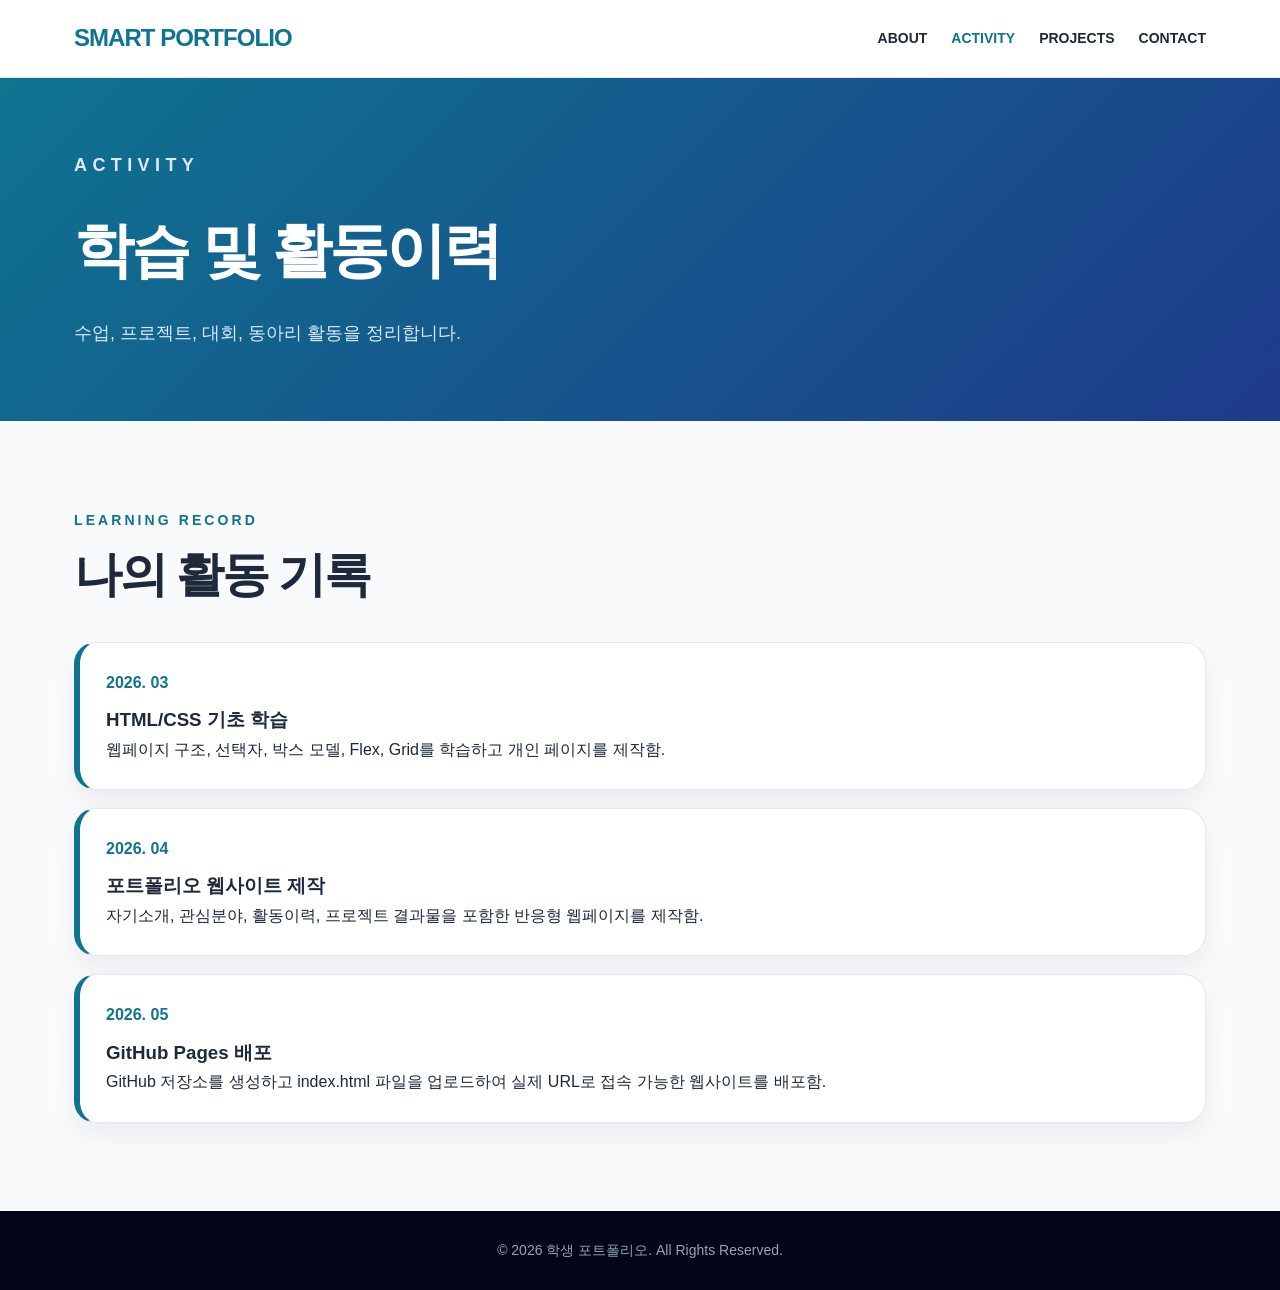
<file: activity.html>
<!DOCTYPE html>
<html lang="ko">
<head>
  <meta charset="UTF-8" />
  <meta name="viewport" content="width=device-width, initial-scale=1.0" />
  <title>활동이력 | 학생 포트폴리오</title>
  <link rel="stylesheet" href="css/style.css" />
</head>
<body>
  <header>
  <nav class="nav">
    <a href="index.html" class="logo">SMART PORTFOLIO</a>
    <ul class="menu">
      <li><a href="about.html" class="">ABOUT</a></li>
      <li><a href="activity.html" class="active">ACTIVITY</a></li>
      <li><a href="projects.html" class="">PROJECTS</a></li>
      <li><a href="contact.html" class="">CONTACT</a></li>
    </ul>
  </nav>
</header>
  <div class="page-title">
    <div class="page-title-inner">
      <p class="eyebrow">Activity</p>
      <h1>학습 및 활동이력</h1>
      <p>수업, 프로젝트, 대회, 동아리 활동을 정리합니다.</p>
    </div>
  </div>

  <main>
    <section>
      <p class="section-kicker">Learning Record</p>
      <h2 class="section-title">나의 활동 기록</h2>
      <div class="timeline">
        <div class="timeline-item">
          <span>2026. 03</span>
          <h3>HTML/CSS 기초 학습</h3>
          <p>웹페이지 구조, 선택자, 박스 모델, Flex, Grid를 학습하고 개인 페이지를 제작함.</p>
        </div>
        <div class="timeline-item">
          <span>2026. 04</span>
          <h3>포트폴리오 웹사이트 제작</h3>
          <p>자기소개, 관심분야, 활동이력, 프로젝트 결과물을 포함한 반응형 웹페이지를 제작함.</p>
        </div>
        <div class="timeline-item">
          <span>2026. 05</span>
          <h3>GitHub Pages 배포</h3>
          <p>GitHub 저장소를 생성하고 index.html 파일을 업로드하여 실제 URL로 접속 가능한 웹사이트를 배포함.</p>
        </div>
      </div>
    </section>
  </main>
  <footer>
  © 2026 학생 포트폴리오. All Rights Reserved.
</footer>
</body>
</html>
</file>
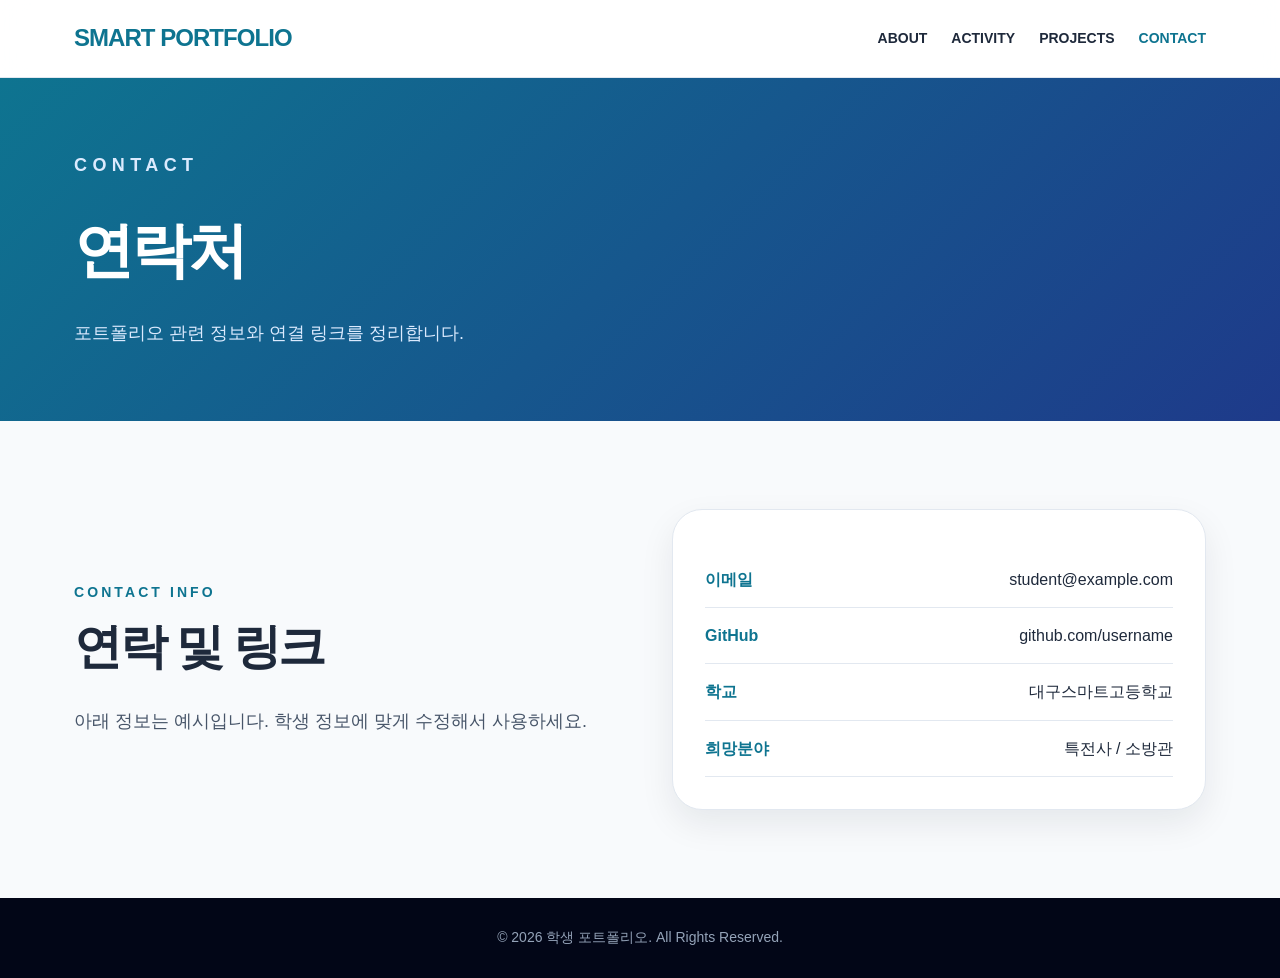
<file: contact.html>
<!DOCTYPE html>
<html lang="ko">
<head>
  <meta charset="UTF-8" />
  <meta name="viewport" content="width=device-width, initial-scale=1.0" />
  <title>연락처 | 학생 포트폴리오</title>
  <link rel="stylesheet" href="css/style.css" />
</head>
<body>
  <header>
  <nav class="nav">
    <a href="index.html" class="logo">SMART PORTFOLIO</a>
    <ul class="menu">
      <li><a href="about.html" class="">ABOUT</a></li>
      <li><a href="activity.html" class="">ACTIVITY</a></li>
      <li><a href="projects.html" class="">PROJECTS</a></li>
      <li><a href="contact.html" class="active">CONTACT</a></li>
    </ul>
  </nav>
</header>
  <div class="page-title">
    <div class="page-title-inner">
      <p class="eyebrow">Contact</p>
      <h1>연락처</h1>
      <p>포트폴리오 관련 정보와 연결 링크를 정리합니다.</p>
    </div>
  </div>

  <main>
    <section class="two-grid">
      <div>
        <p class="section-kicker">Contact Info</p>
        <h2 class="section-title">연락 및 링크</h2>
        <p class="lead">아래 정보는 예시입니다. 학생 정보에 맞게 수정해서 사용하세요.</p>
      </div>
      <div class="card">
        <div class="info-list">
          <div class="info-item"><strong>이메일</strong><span>student@example.com</span></div>
          <div class="info-item"><strong>GitHub</strong><span>github.com/username</span></div>
          <div class="info-item"><strong>학교</strong><span>대구스마트고등학교</span></div>
          <div class="info-item"><strong>희망분야</strong><span>특전사 / 소방관</span></div>
        </div>
      </div>
    </section>
  </main>
  <footer>
  © 2026 학생 포트폴리오. All Rights Reserved.
</footer>
</body>
</html>
</file>
<file: css/style.css>
* {
  box-sizing: border-box;
  margin: 0;
  padding: 0;
}

html {
  scroll-behavior: smooth;
}

body {
  font-family: "Noto Sans KR", "Pretendard", Arial, sans-serif;
  background: #f8fafc;
  color: #1e293b;
  line-height: 1.7;
}

a {
  color: inherit;
  text-decoration: none;
}

img {
  display: block;
  width: 100%;
}

header {
  position: sticky;
  top: 0;
  z-index: 50;
  background: rgba(255, 255, 255, 0.88);
  backdrop-filter: blur(14px);
  border-bottom: 1px solid #e2e8f0;
}

.nav {
  max-width: 1180px;
  margin: 0 auto;
  padding: 18px 24px;
  display: flex;
  justify-content: space-between;
  align-items: center;
  gap: 24px;
}

.logo {
  font-size: 24px;
  font-weight: 900;
  color: #0e7490;
  letter-spacing: -0.04em;
}

.menu {
  display: flex;
  gap: 24px;
  list-style: none;
  font-size: 14px;
  font-weight: 800;
}

.menu a:hover,
.menu a.active {
  color: #0e7490;
}

.hero {
  position: relative;
  overflow: hidden;
  background: linear-gradient(135deg, #0e7490, #1e3a8a);
  color: white;
}

.hero::before {
  content: "";
  position: absolute;
  width: 420px;
  height: 420px;
  border-radius: 999px;
  background: rgba(34, 211, 238, 0.28);
  filter: blur(70px);
  right: 10%;
  top: 15%;
}

.hero-inner {
  position: relative;
  max-width: 1180px;
  margin: 0 auto;
  padding: 110px 24px;
  display: grid;
  grid-template-columns: 1.05fr 0.95fr;
  gap: 72px;
  align-items: center;
}

.eyebrow {
  color: #a5f3fc;
  text-transform: uppercase;
  letter-spacing: 0.3em;
  font-size: 14px;
  font-weight: 800;
  margin-bottom: 20px;
}

.hero h1 {
  font-size: clamp(44px, 7vw, 76px);
  line-height: 1.05;
  font-weight: 950;
  letter-spacing: -0.06em;
  margin-bottom: 28px;
}

.hero-desc {
  max-width: 560px;
  color: #e2e8f0;
  font-size: 19px;
  margin-bottom: 40px;
}

.button-group {
  display: flex;
  flex-wrap: wrap;
  gap: 14px;
}

.btn {
  display: inline-flex;
  align-items: center;
  justify-content: center;
  padding: 15px 25px;
  border-radius: 18px;
  font-weight: 900;
  transition: 0.25s ease;
  border: 1px solid transparent;
}

.btn-primary {
  background: white;
  color: #155e75;
  box-shadow: 0 16px 32px rgba(15, 23, 42, 0.24);
}

.btn-dark {
  background: #0f172a;
  color: white;
}

.btn-secondary {
  border-color: rgba(255, 255, 255, 0.36);
  color: white;
}

.btn-outline {
  border-color: #cbd5e1;
  color: #334155;
  background: white;
}

.btn:hover {
  transform: translateY(-3px);
}

.hero-card {
  position: relative;
  max-width: 430px;
  margin: 0 auto;
  padding: 24px;
  border-radius: 42px;
  background: rgba(255, 255, 255, 0.12);
  border: 1px solid rgba(255, 255, 255, 0.24);
  backdrop-filter: blur(20px);
  box-shadow: 0 30px 80px rgba(15, 23, 42, 0.28);
}

.hero-card img {
  height: 500px;
  object-fit: cover;
  border-radius: 30px;
}

.page-title {
  background: linear-gradient(135deg, #0e7490, #1e3a8a);
  color: white;
}

.page-title-inner {
  max-width: 1180px;
  margin: 0 auto;
  padding: 72px 24px;
}

.page-title h1 {
  font-size: clamp(38px, 5vw, 60px);
  font-weight: 950;
  letter-spacing: -0.05em;
  margin-bottom: 16px;
}

.page-title p {
  color: #dbeafe;
  font-size: 18px;
}

main section,
.section {
  max-width: 1180px;
  margin: 0 auto;
  padding: 88px 24px;
}

.section-kicker {
  color: #0e7490;
  text-transform: uppercase;
  letter-spacing: 0.22em;
  font-size: 14px;
  font-weight: 900;
  margin-bottom: 14px;
}

.section-title {
  font-size: clamp(32px, 4vw, 48px);
  font-weight: 950;
  line-height: 1.15;
  letter-spacing: -0.05em;
  margin-bottom: 30px;
}

.lead {
  color: #475569;
  font-size: 18px;
  line-height: 1.9;
}

.about-grid,
.two-grid {
  display: grid;
  grid-template-columns: 1fr 1fr;
  gap: 64px;
  align-items: center;
}

.card {
  background: white;
  border: 1px solid #e2e8f0;
  border-radius: 30px;
  padding: 32px;
  box-shadow: 0 14px 34px rgba(15, 23, 42, 0.08);
}

.stat-grid {
  display: grid;
  grid-template-columns: 1fr 1fr;
  gap: 18px;
}

.stat-card {
  padding: 32px;
  border-radius: 30px;
  background: white;
  border: 1px solid #e2e8f0;
  box-shadow: 0 14px 34px rgba(15, 23, 42, 0.08);
}

.stat-card.dark {
  background: #0f172a;
  color: white;
}

.stat-card.accent {
  grid-column: 1 / -1;
  background: #0e7490;
  color: white;
}

.stat-number {
  font-size: 52px;
  line-height: 1;
  font-weight: 950;
  color: #0e7490;
  margin-bottom: 12px;
}

.stat-card.dark .stat-number,
.stat-card.accent .stat-number {
  color: white;
}

.stat-label {
  color: #64748b;
  font-weight: 800;
}

.stat-card.dark .stat-label,
.stat-card.accent .stat-label {
  color: #cbd5e1;
}

.skills-wrap {
  max-width: none;
  background: white;
  border-top: 1px solid #e2e8f0;
  border-bottom: 1px solid #e2e8f0;
}

.skills-inner {
  max-width: 1180px;
  margin: 0 auto;
  padding: 88px 24px;
}

.skills-list {
  display: flex;
  flex-wrap: wrap;
  gap: 16px;
  margin-top: 40px;
}

.skill {
  padding: 15px 24px;
  border-radius: 18px;
  background: #f1f5f9;
  color: #1e293b;
  font-size: 18px;
  font-weight: 900;
  box-shadow: 0 8px 18px rgba(15, 23, 42, 0.05);
  transition: 0.25s ease;
}

.skill:hover {
  background: #0e7490;
  color: white;
  transform: translateY(-3px);
}

.project-grid,
.activity-grid {
  display: grid;
  grid-template-columns: repeat(3, 1fr);
  gap: 28px;
  margin-top: 50px;
}

.project-card {
  overflow: hidden;
  border-radius: 34px;
  background: white;
  border: 1px solid #e2e8f0;
  box-shadow: 0 18px 40px rgba(15, 23, 42, 0.08);
  transition: 0.3s ease;
}

.project-card:hover {
  transform: translateY(-8px);
  box-shadow: 0 28px 60px rgba(15, 23, 42, 0.14);
}

.project-card img {
  height: 250px;
  object-fit: cover;
}

.project-body {
  padding: 30px;
}

.project-body h3,
.card h3 {
  font-size: 24px;
  line-height: 1.3;
  letter-spacing: -0.04em;
  margin-bottom: 16px;
}

.project-body p,
.card p {
  color: #64748b;
  margin-bottom: 24px;
}

.project-link {
  color: #0e7490;
  font-weight: 950;
}

.info-list {
  display: grid;
  gap: 14px;
  margin-top: 24px;
}

.info-item {
  display: flex;
  justify-content: space-between;
  gap: 16px;
  padding-bottom: 14px;
  border-bottom: 1px solid #e2e8f0;
}

.info-item strong {
  color: #0e7490;
  min-width: 110px;
}

.timeline {
  display: grid;
  gap: 18px;
  margin-top: 40px;
}

.timeline-item {
  background: white;
  border-left: 6px solid #0e7490;
  border-radius: 22px;
  padding: 26px;
  border-top: 1px solid #e2e8f0;
  border-right: 1px solid #e2e8f0;
  border-bottom: 1px solid #e2e8f0;
  box-shadow: 0 12px 28px rgba(15, 23, 42, 0.06);
}

.timeline-item span {
  display: inline-block;
  color: #0e7490;
  font-weight: 900;
  margin-bottom: 8px;
}

.detail-image {
  border-radius: 34px;
  overflow: hidden;
  box-shadow: 0 20px 46px rgba(15, 23, 42, 0.12);
}

.detail-image img {
  height: 420px;
  object-fit: cover;
}

.badge-list {
  display: flex;
  flex-wrap: wrap;
  gap: 10px;
  margin: 22px 0;
}

.badge {
  background: #e0f2fe;
  color: #075985;
  border-radius: 999px;
  padding: 8px 14px;
  font-weight: 900;
  font-size: 14px;
}

.contact {
  max-width: none;
  background: #0f172a;
  color: white;
}

.contact-inner {
  max-width: 1180px;
  margin: 0 auto;
  padding: 88px 24px;
  text-align: center;
}

.contact .section-title {
  margin-bottom: 24px;
}

.contact p {
  color: #cbd5e1;
  max-width: 680px;
  margin: 0 auto 38px;
  font-size: 18px;
}

footer {
  background: #020617;
  color: #94a3b8;
  text-align: center;
  padding: 28px 16px;
  font-size: 14px;
}

@media (max-width: 900px) {
  .hero-inner,
  .about-grid,
  .two-grid,
  .project-grid,
  .activity-grid {
    grid-template-columns: 1fr;
  }

  .hero-inner {
    padding: 80px 24px;
  }

  .hero-card img {
    height: 420px;
  }

  .menu {
    gap: 14px;
    flex-wrap: wrap;
    justify-content: flex-end;
  }
}

@media (max-width: 560px) {
  .nav {
    align-items: flex-start;
    flex-direction: column;
  }

  .menu {
    justify-content: flex-start;
  }

  .hero-inner,
  main section,
  .section,
  .skills-inner,
  .contact-inner,
  .page-title-inner {
    padding-left: 18px;
    padding-right: 18px;
  }

  .hero-card img,
  .detail-image img {
    height: 340px;
  }

  .stat-grid {
    grid-template-columns: 1fr;
  }

  .stat-card.accent {
    grid-column: auto;
  }

  .info-item {
    flex-direction: column;
    gap: 4px;
  }
}
</file>
